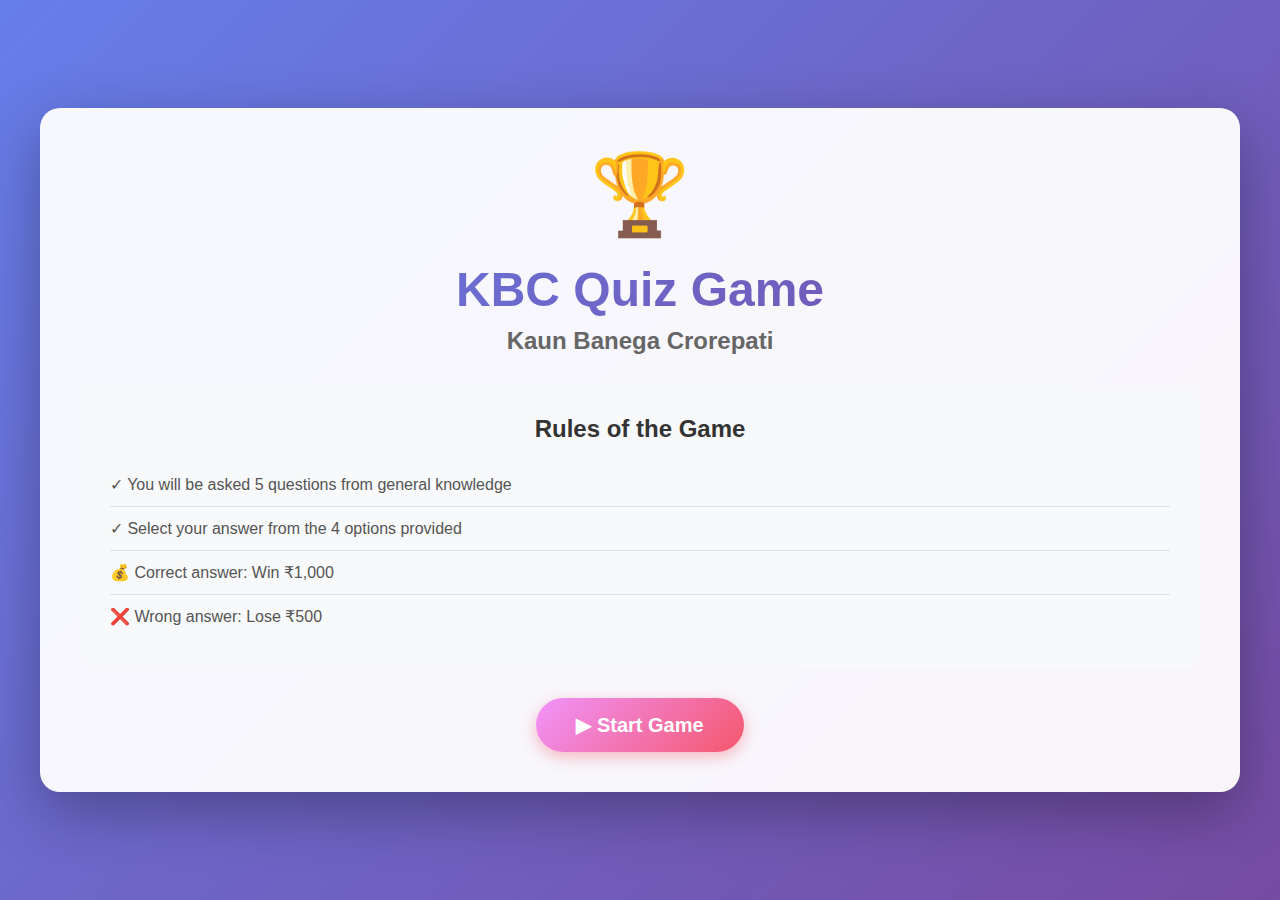
<file: templates/index.html>
<!DOCTYPE html>
<html lang="en">
<head>
    <meta charset="UTF-8">
    <meta name="viewport" content="width=device-width, initial-scale=1.0">
    <title>KBC Quiz Game - Kaun Banega Crorepati</title>
    <style>
        * {
            margin: 0;
            padding: 0;
            box-sizing: border-box;
        }

        body {
            font-family: 'Segoe UI', Tahoma, Geneva, Verdana, sans-serif;
            background: linear-gradient(135deg, #667eea 0%, #764ba2 100%);
            min-height: 100vh;
            display: flex;
            align-items: center;
            justify-content: center;
            padding: 20px;
        }

        .container {
            width: 100%;
            max-width: 1200px;
        }

        .screen {
            display: none;
        }

        .screen.active {
            display: block;
            animation: fadeIn 0.5s ease-in;
        }

        @keyframes fadeIn {
            from { opacity: 0; transform: translateY(20px); }
            to { opacity: 1; transform: translateY(0); }
        }

        .card {
            background: rgba(255, 255, 255, 0.95);
            border-radius: 20px;
            padding: 40px;
            box-shadow: 0 20px 60px rgba(0, 0, 0, 0.3);
            text-align: center;
        }

        .trophy {
            font-size: 80px;
            margin-bottom: 20px;
            animation: bounce 2s infinite;
        }

        @keyframes bounce {
            0%, 100% { transform: translateY(0); }
            50% { transform: translateY(-10px); }
        }

        h1 {
            font-size: 48px;
            color: #333;
            margin-bottom: 10px;
            background: linear-gradient(135deg, #667eea 0%, #764ba2 100%);
            -webkit-background-clip: text;
            -webkit-text-fill-color: transparent;
            background-clip: text;
        }

        h2 {
            font-size: 24px;
            color: #666;
            margin-bottom: 30px;
        }

        .rules {
            background: #f8f9fa;
            border-radius: 15px;
            padding: 30px;
            margin: 30px 0;
            text-align: left;
        }

        .rules h3 {
            font-size: 24px;
            color: #333;
            margin-bottom: 20px;
            text-align: center;
        }

        .rules ul {
            list-style: none;
        }

        .rules li {
            font-size: 16px;
            color: #555;
            padding: 12px 0;
            border-bottom: 1px solid #e0e0e0;
            display: flex;
            align-items: center;
        }

        .rules li:last-child {
            border-bottom: none;
        }

        .btn-primary {
            background: linear-gradient(135deg, #f093fb 0%, #f5576c 100%);
            color: white;
            border: none;
            padding: 15px 40px;
            font-size: 20px;
            font-weight: bold;
            border-radius: 50px;
            cursor: pointer;
            transition: transform 0.2s, box-shadow 0.2s;
            box-shadow: 0 5px 15px rgba(245, 87, 108, 0.4);
        }

        .btn-primary:hover {
            transform: translateY(-2px);
            box-shadow: 0 8px 20px rgba(245, 87, 108, 0.6);
        }

        .btn-primary:active {
            transform: translateY(0);
        }

        .header {
            background: rgba(255, 255, 255, 0.95);
            border-radius: 15px;
            padding: 20px;
            margin-bottom: 20px;
            display: flex;
            justify-content: space-between;
            align-items: center;
            flex-wrap: wrap;
            gap: 20px;
            box-shadow: 0 5px 15px rgba(0, 0, 0, 0.1);
        }

        .stat {
            display: flex;
            flex-direction: column;
            align-items: center;
        }

        .label {
            font-size: 14px;
            color: #666;
            margin-bottom: 5px;
        }

        .value {
            font-size: 24px;
            font-weight: bold;
            color: #333;
        }

        .money {
            color: #f5576c;
        }

        .correct {
            color: #4caf50;
            font-size: 20px;
            font-weight: bold;
            margin-right: 15px;
        }

        .incorrect {
            color: #f44336;
            font-size: 20px;
            font-weight: bold;
        }

        .question-card {
            background: rgba(255, 255, 255, 0.95);
            border-radius: 15px;
            padding: 40px;
            margin-bottom: 20px;
            box-shadow: 0 5px 15px rgba(0, 0, 0, 0.1);
        }

        #question {
            color: #333;
            font-size: 28px;
            margin-bottom: 30px;
            line-height: 1.4;
        }

        .options {
            display: grid;
            grid-template-columns: repeat(auto-fit, minmax(250px, 1fr));
            gap: 15px;
        }

        .option {
            background: white;
            border: 3px solid #e0e0e0;
            border-radius: 10px;
            padding: 20px;
            font-size: 18px;
            cursor: pointer;
            transition: all 0.3s;
            text-align: left;
        }

        .option:hover:not(.disabled) {
            border-color: #667eea;
            transform: translateY(-3px);
            box-shadow: 0 5px 15px rgba(102, 126, 234, 0.3);
        }

        .option.selected {
            border-color: #667eea;
            background: #667eea;
            color: white;
        }

        .option.correct {
            border-color: #4caf50;
            background: #4caf50;
            color: white;
            animation: correctPulse 0.5s;
        }

        @keyframes correctPulse {
            0%, 100% { transform: scale(1); }
            50% { transform: scale(1.05); }
        }

        .option.incorrect {
            border-color: #f44336;
            background: #f44336;
            color: white;
            animation: shake 0.5s;
        }

        @keyframes shake {
            0%, 100% { transform: translateX(0); }
            25% { transform: translateX(-10px); }
            75% { transform: translateX(10px); }
        }

        .option.disabled {
            opacity: 0.5;
            cursor: not-allowed;
        }

        .prize-ladder {
            background: rgba(255, 255, 255, 0.95);
            border-radius: 15px;
            padding: 20px;
            box-shadow: 0 5px 15px rgba(0, 0, 0, 0.1);
        }

        .prize-ladder h3 {
            color: #333;
            margin-bottom: 15px;
            font-size: 20px;
        }

        .ladder-item {
            display: flex;
            justify-content: space-between;
            padding: 10px 15px;
            margin: 5px 0;
            border-radius: 8px;
            background: #f8f9fa;
            transition: all 0.3s;
        }

        .ladder-item.current {
            background: linear-gradient(135deg, #f093fb 0%, #f5576c 100%);
            color: white;
            font-weight: bold;
            transform: scale(1.05);
            box-shadow: 0 3px 10px rgba(245, 87, 108, 0.4);
        }

        .ladder-item.completed {
            background: #e0e0e0;
            color: #999;
        }

        .results-grid {
            display: grid;
            grid-template-columns: repeat(auto-fit, minmax(200px, 1fr));
            gap: 20px;
            margin: 30px 0;
        }

        .result-card {
            background: #f8f9fa;
            border-radius: 15px;
            padding: 25px;
            transition: transform 0.3s;
        }

        .result-card:hover {
            transform: translateY(-5px);
        }

        .result-icon {
            font-size: 48px;
            margin-bottom: 10px;
        }

        .result-label {
            font-size: 14px;
            color: #666;
            margin-bottom: 10px;
        }

        .result-value {
            font-size: 32px;
            font-weight: bold;
            color: #333;
        }

        .message {
            font-size: 24px;
            color: #555;
            margin: 20px 0;
            padding: 20px;
            background: #f8f9fa;
            border-radius: 10px;
            line-height: 1.6;
        }

        @media (max-width: 768px) {
            h1 { font-size: 32px; }
            h2 { font-size: 18px; }
            #question { font-size: 20px; }
            .options { grid-template-columns: 1fr; }
            .header { flex-direction: column; }
            .results-grid { grid-template-columns: 1fr; }
            .card { padding: 20px; }
            .trophy { font-size: 60px; }
        }

        .loading {
            text-align: center;
            padding: 20px;
            color: white;
            font-size: 18px;
        }
    </style>
</head>
<body>
    <div class="container">
        <!-- Start Screen -->
        <div id="startScreen" class="screen active">
            <div class="card">
                <div class="trophy">🏆</div>
                <h1>KBC Quiz Game</h1>
                <h2>Kaun Banega Crorepati</h2>
                
                <div class="rules">
                    <h3>Rules of the Game</h3>
                    <ul>
                        <li>✓ You will be asked 5 questions from general knowledge</li>
                        <li>✓ Select your answer from the 4 options provided</li>
                        <li>💰 Correct answer: Win ₹1,000</li>
                        <li>❌ Wrong answer: Lose ₹500</li>
                    </ul>
                </div>
                
                <button class="btn-primary" onclick="startGame()">▶ Start Game</button>
            </div>
        </div>

        <!-- Game Screen -->
        <div id="gameScreen" class="screen">
            <!-- Header -->
            <div class="header">
                <div class="stat">
                    <span class="label">Current Amount</span>
                    <span class="value money">₹<span id="money">0</span></span>
                </div>
                <div class="stat">
                    <span class="correct">✓ <span id="correct">0</span></span>
                    <span class="incorrect">✗ <span id="incorrect">0</span></span>
                </div>
                <div class="stat">
                    <span class="label">Question</span>
                    <span class="value"><span id="currentQ">1</span>/<span id="totalQ">5</span></span>
                </div>
            </div>

            <!-- Question Card -->
            <div class="question-card">
                <h2 id="question">Loading question...</h2>
                <div id="options" class="options"></div>
            </div>

            <!-- Prize Ladder -->
            <div class="prize-ladder">
                <h3>Prize Ladder</h3>
                <div id="ladder"></div>
            </div>
        </div>

        <!-- Results Screen -->
        <div id="resultsScreen" class="screen">
            <div class="card">
                <div class="trophy">🏆</div>
                <h1>Game Over!</h1>
                
                <div class="results-grid">
                    <div class="result-card">
                        <div class="result-icon">💰</div>
                        <div class="result-label">Total Winnings</div>
                        <div class="result-value">₹<span id="finalMoney">0</span></div>
                    </div>
                    
                    <div class="result-card">
                        <div class="result-icon">✓</div>
                        <div class="result-label">Correct Answers</div>
                        <div class="result-value"><span id="finalCorrect">0</span></div>
                    </div>
                    
                    <div class="result-card">
                        <div class="result-icon">✗</div>
                        <div class="result-label">Wrong Answers</div>
                        <div class="result-value"><span id="finalIncorrect">0</span></div>
                    </div>
                </div>

                <div class="message" id="finalMessage"></div>
                
                <button class="btn-primary" onclick="playAgain()">🏠 Play Again</button>
            </div>
        </div>
    </div>

    <script>
        let currentQuestion = 0;
        let totalQuestions = 5;

        async function startGame() {
            try {
                const response = await fetch('/start_game', {
                    method: 'POST',
                    headers: {
                        'Content-Type': 'application/json'
                    }
                });
                
                if (response.ok) {
                    showScreen('gameScreen');
                    loadQuestion();
                    updatePrizeLadder();
                } else {
                    alert('Failed to start game. Please try again.');
                }
            } catch (error) {
                console.error('Error starting game:', error);
                alert('Failed to start game. Please check your connection and try again.');
            }
        }

        async function loadQuestion() {
            try {
                const response = await fetch('/get_question');
                const data = await response.json();
                
                if (data.game_over) {
                    showResults();
                    return;
                }
                
                // Update question
                document.getElementById('question').textContent = data.question.question;
                document.getElementById('currentQ').textContent = data.current_question;
                document.getElementById('totalQ').textContent = data.total_questions;
                document.getElementById('money').textContent = data.money;
                document.getElementById('correct').textContent = data.correct_answers;
                document.getElementById('incorrect').textContent = data.incorrect_answers;
                
                // Update options
                const optionsContainer = document.getElementById('options');
                optionsContainer.innerHTML = '';
                
                data.question.options.forEach((option, index) => {
                    const button = document.createElement('button');
                    button.className = 'option';
                    button.innerHTML = `<strong>${String.fromCharCode(65 + index)}:</strong> ${option}`;
                    button.onclick = () => submitAnswer(index);
                    optionsContainer.appendChild(button);
                });
                
                currentQuestion = data.current_question;
                totalQuestions = data.total_questions;
                updatePrizeLadder();
            } catch (error) {
                console.error('Error loading question:', error);
                alert('Failed to load question. Please try again.');
            }
        }

        async function submitAnswer(selectedIndex) {
            const options = document.querySelectorAll('.option');
            
            // Disable all options
            options.forEach(opt => {
                opt.classList.add('disabled');
                opt.onclick = null;
            });
            
            // Highlight selected answer
            options[selectedIndex].classList.add('selected');
            
            try {
                const response = await fetch('/submit_answer', {
                    method: 'POST',
                    headers: {
                        'Content-Type': 'application/json'
                    },
                    body: JSON.stringify({ answer: selectedIndex })
                });
                
                const data = await response.json();
                
                // Show correct/incorrect
                setTimeout(() => {
                    options[data.correct_answer].classList.add('correct');
                    
                    if (!data.correct) {
                        options[selectedIndex].classList.add('incorrect');
                    }
                    
                    // Update stats
                    document.getElementById('money').textContent = data.money;
                    document.getElementById('correct').textContent = data.correct_answers;
                    document.getElementById('incorrect').textContent = data.incorrect_answers;
                    
                    // Move to next question or show results
                    setTimeout(() => {
                        if (data.game_over) {
                            showResults();
                        } else {
                            loadQuestion();
                        }
                    }, 2000);
                }, 1000);
                
            } catch (error) {
                console.error('Error submitting answer:', error);
                alert('Failed to submit answer. Please try again.');
            }
        }

        async function showResults() {
            try {
                const response = await fetch('/get_results');
                const data = await response.json();
                
                document.getElementById('finalMoney').textContent = data.money;
                document.getElementById('finalCorrect').textContent = data.correct_answers;
                document.getElementById('finalIncorrect').textContent = data.incorrect_answers;
                
                // Generate message
                let message = '';
                if (data.money > 0) {
                    message = '🎉 Congratulations!';
                } else if (data.money < 0) {
                    message = '💪 Better luck next time!';
                } else {
                    message = '👍 Not bad!';
                }
                message += `<br>You scored ${data.correct_answers} out of ${data.total_questions} questions correctly.`;
                
                document.getElementById('finalMessage').innerHTML = message;
                
                showScreen('resultsScreen');
            } catch (error) {
                console.error('Error loading results:', error);
                alert('Failed to load results. Please try again.');
            }
        }

        function updatePrizeLadder() {
            const ladder = document.getElementById('ladder');
            ladder.innerHTML = '';
            
            for (let i = 0; i < totalQuestions; i++) {
                const item = document.createElement('div');
                item.className = 'ladder-item';
                
                if (i < currentQuestion - 1) {
                    item.classList.add('completed');
                } else if (i === currentQuestion - 1) {
                    item.classList.add('current');
                }
                
                item.innerHTML = `
                    <span>Question ${i + 1}</span>
                    <span>₹1,000</span>
                `;
                
                ladder.appendChild(item);
            }
        }

        function showScreen(screenId) {
            document.querySelectorAll('.screen').forEach(screen => {
                screen.classList.remove('active');
            });
            document.getElementById(screenId).classList.add('active');
        }

        function playAgain() {
            showScreen('startScreen');
        }
    </script>
</body>
</html>
</file>
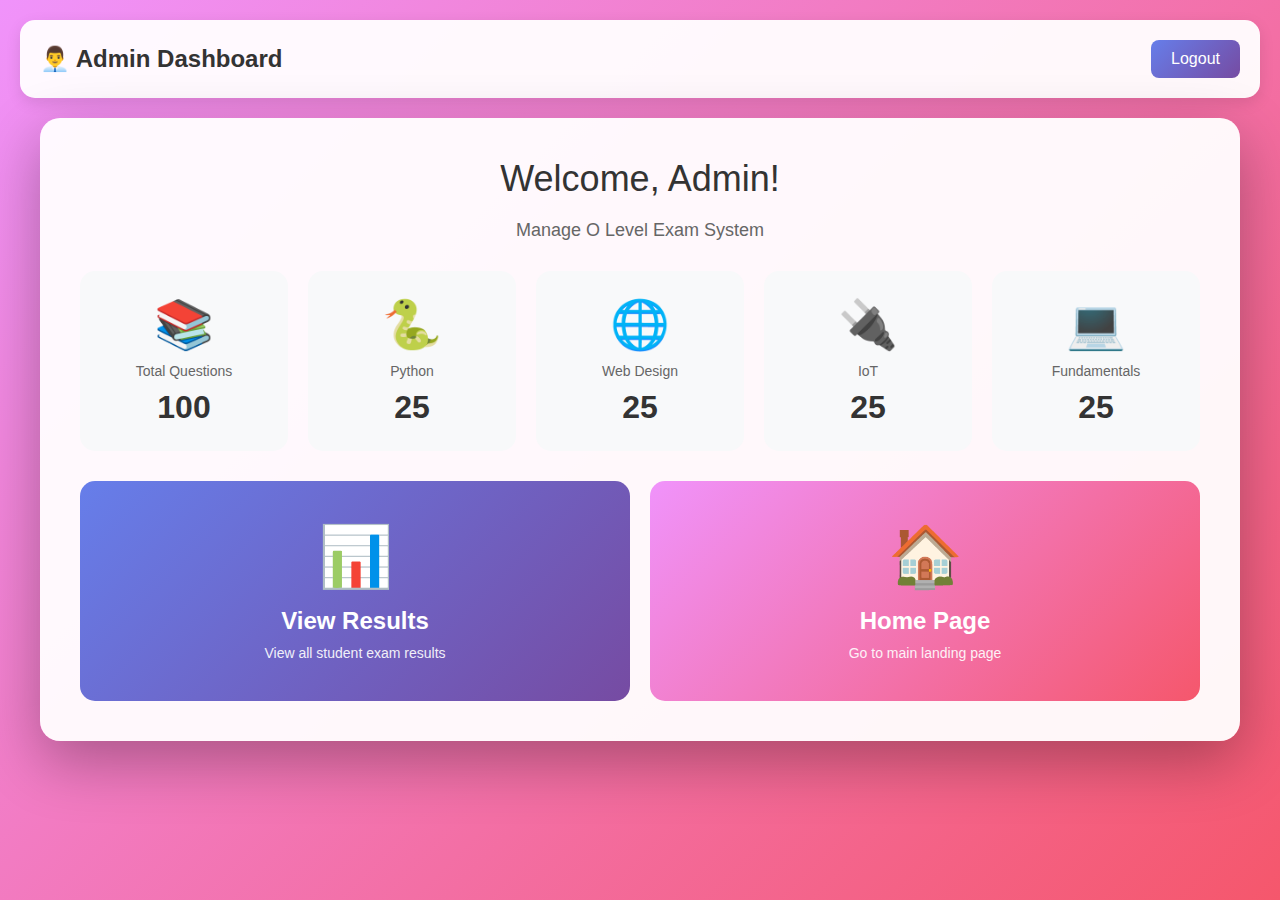
<file: templates/admin_dashboard.html>
<!DOCTYPE html>
<html lang="en">
<head>
    <meta charset="UTF-8">
    <meta name="viewport" content="width=device-width, initial-scale=1.0">
    <title>Admin Dashboard - O Level Exam</title>
    <style>
        * {
            margin: 0;
            padding: 0;
            box-sizing: border-box;
        }

        body {
            font-family: 'Segoe UI', Tahoma, Geneva, Verdana, sans-serif;
            background: linear-gradient(135deg, #f093fb 0%, #f5576c 100%);
            min-height: 100vh;
            padding: 20px;
        }

        .navbar {
            background: rgba(255, 255, 255, 0.95);
            padding: 20px;
            border-radius: 15px;
            margin-bottom: 20px;
            display: flex;
            justify-content: space-between;
            align-items: center;
            box-shadow: 0 5px 15px rgba(0, 0, 0, 0.1);
        }

        .navbar h1 {
            color: #333;
            font-size: 24px;
        }

        .logout-btn {
            background: linear-gradient(135deg, #667eea 0%, #764ba2 100%);
            color: white;
            padding: 10px 20px;
            border: none;
            border-radius: 8px;
            cursor: pointer;
            text-decoration: none;
            display: inline-block;
        }

        .container {
            max-width: 1200px;
            margin: 0 auto;
        }

        .card {
            background: rgba(255, 255, 255, 0.95);
            border-radius: 20px;
            padding: 40px;
            box-shadow: 0 20px 60px rgba(0, 0, 0, 0.3);
            text-align: center;
        }

        .welcome {
            font-size: 36px;
            color: #333;
            margin-bottom: 20px;
        }

        .menu-grid {
            display: grid;
            grid-template-columns: repeat(auto-fit, minmax(250px, 1fr));
            gap: 20px;
            margin-top: 30px;
        }

        .menu-card {
            background: linear-gradient(135deg, #667eea 0%, #764ba2 100%);
            padding: 40px;
            border-radius: 15px;
            color: white;
            text-decoration: none;
            transition: transform 0.3s;
            display: block;
        }

        .menu-card:hover {
            transform: translateY(-5px);
        }

        .menu-icon {
            font-size: 60px;
            margin-bottom: 15px;
        }

        .menu-title {
            font-size: 24px;
            font-weight: bold;
            margin-bottom: 10px;
        }

        .menu-description {
            font-size: 14px;
            opacity: 0.9;
        }

        .stats-grid {
            display: grid;
            grid-template-columns: repeat(auto-fit, minmax(200px, 1fr));
            gap: 20px;
            margin: 30px 0;
        }

        .stat-card {
            background: #f8f9fa;
            padding: 25px;
            border-radius: 15px;
            text-align: center;
        }

        .stat-icon {
            font-size: 48px;
            margin-bottom: 10px;
        }

        .stat-label {
            font-size: 14px;
            color: #666;
            margin-bottom: 10px;
        }

        .stat-value {
            font-size: 32px;
            font-weight: bold;
            color: #333;
        }
    </style>
</head>
<body>
    <div class="navbar">
        <h1>👨‍💼 Admin Dashboard</h1>
        <a href="/logout" class="logout-btn">Logout</a>
    </div>

    <div class="container">
        <div class="card">
            <div class="welcome">Welcome, Admin!</div>
            <p style="color: #666; font-size: 18px;">Manage O Level Exam System</p>
            
            <div class="stats-grid">
                <div class="stat-card">
                    <div class="stat-icon">📚</div>
                    <div class="stat-label">Total Questions</div>
                    <div class="stat-value">100</div>
                </div>
                <div class="stat-card">
                    <div class="stat-icon">🐍</div>
                    <div class="stat-label">Python</div>
                    <div class="stat-value">25</div>
                </div>
                <div class="stat-card">
                    <div class="stat-icon">🌐</div>
                    <div class="stat-label">Web Design</div>
                    <div class="stat-value">25</div>
                </div>
                <div class="stat-card">
                    <div class="stat-icon">🔌</div>
                    <div class="stat-label">IoT</div>
                    <div class="stat-value">25</div>
                </div>
                <div class="stat-card">
                    <div class="stat-icon">💻</div>
                    <div class="stat-label">Fundamentals</div>
                    <div class="stat-value">25</div>
                </div>
            </div>

            <div class="menu-grid">
                <a href="/admin/all_results" class="menu-card">
                    <div class="menu-icon">📊</div>
                    <div class="menu-title">View Results</div>
                    <div class="menu-description">View all student exam results</div>
                </a>

                <a href="/" class="menu-card" style="background: linear-gradient(135deg, #f093fb 0%, #f5576c 100%);">
                    <div class="menu-icon">🏠</div>
                    <div class="menu-title">Home Page</div>
                    <div class="menu-description">Go to main landing page</div>
                </a>
            </div>
        </div>
    </div>
</body>
</html>
</file>
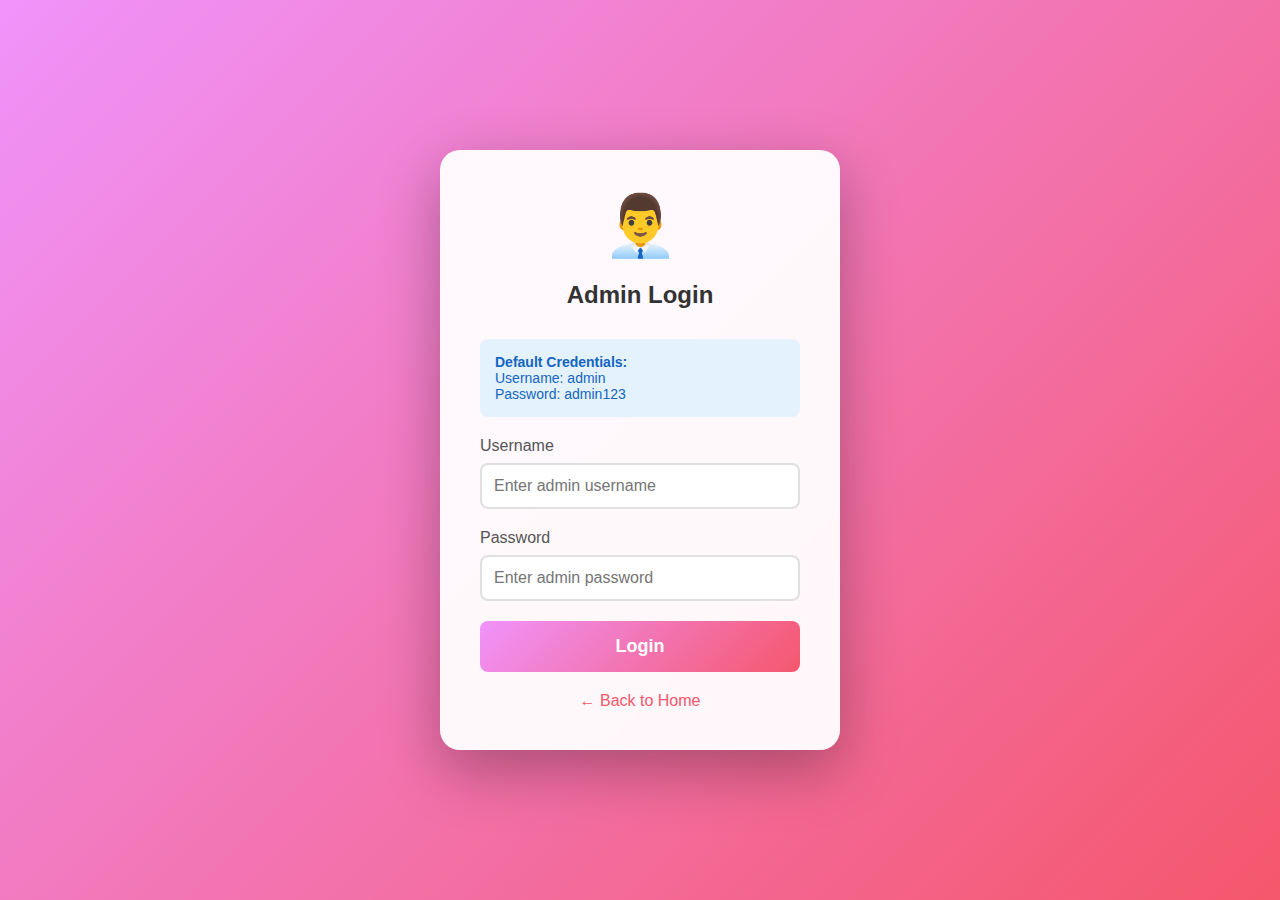
<file: templates/admin_login.html>
<!DOCTYPE html>
<html lang="en">
<head>
    <meta charset="UTF-8">
    <meta name="viewport" content="width=device-width, initial-scale=1.0">
    <title>Admin Login - O Level Exam</title>
    <style>
        * { margin: 0; padding: 0; box-sizing: border-box; }

        body {
            font-family: 'Segoe UI', Tahoma, Geneva, Verdana, sans-serif;
            background: linear-gradient(135deg, #f093fb 0%, #f5576c 100%);
            min-height: 100vh;
            display: flex;
            align-items: center;
            justify-content: center;
            padding: 20px;
        }

        .container { max-width: 400px; width: 100%; }

        .card {
            background: rgba(255, 255, 255, 0.95);
            border-radius: 20px;
            padding: 40px;
            box-shadow: 0 20px 60px rgba(0, 0, 0, 0.3);
        }

        .logo {
            text-align: center;
            font-size: 60px;
            margin-bottom: 20px;
        }

        h2 {
            text-align: center;
            color: #333;
            margin-bottom: 30px;
        }

        .form-group { margin-bottom: 20px; }

        label {
            display: block;
            margin-bottom: 8px;
            color: #555;
            font-weight: 500;
        }

        input {
            width: 100%;
            padding: 12px;
            border: 2px solid #e0e0e0;
            border-radius: 8px;
            font-size: 16px;
            transition: border-color 0.3s;
        }

        input:focus {
            outline: none;
            border-color: #f5576c;
        }

        .btn {
            width: 100%;
            padding: 15px;
            background: linear-gradient(135deg, #f093fb 0%, #f5576c 100%);
            color: white;
            border: none;
            border-radius: 8px;
            font-size: 18px;
            font-weight: bold;
            cursor: pointer;
            transition: transform 0.2s;
        }

        .btn:hover { transform: translateY(-2px); }
        
        .btn:disabled {
            opacity: 0.6;
            cursor: not-allowed;
        }

        .back-link {
            text-align: center;
            margin-top: 20px;
        }

        .back-link a {
            color: #f5576c;
            text-decoration: none;
        }

        .message {
            padding: 10px;
            border-radius: 5px;
            margin-bottom: 15px;
            display: none;
        }

        .message.error {
            background: #ffebee;
            color: #c62828;
            display: block;
        }

        .info {
            background: #e3f2fd;
            padding: 15px;
            border-radius: 8px;
            margin-bottom: 20px;
            font-size: 14px;
            color: #1565c0;
        }
    </style>
</head>
<body>
    <div class="container">
        <div class="card">
            <div class="logo">👨‍💼</div>
            <h2>Admin Login</h2>
            
            <div class="info">
                <strong>Default Credentials:</strong><br>
                Username: admin<br>
                Password: admin123
            </div>

            <div id="loginMessage" class="message"></div>
            
            <form id="loginForm">
                <div class="form-group">
                    <label>Username</label>
                    <input type="text" name="username" required placeholder="Enter admin username">
                </div>
                <div class="form-group">
                    <label>Password</label>
                    <input type="password" name="password" required placeholder="Enter admin password">
                </div>
                <button type="submit" class="btn" id="loginBtn">Login</button>
            </form>

            <div class="back-link">
                <a href="/">← Back to Home</a>
            </div>
        </div>
    </div>

    <script>
        function showMessage(message, isError = true) {
            const el = document.getElementById('loginMessage');
            el.textContent = message;
            el.className = isError ? 'message error' : 'message success';
            el.style.display = 'block';
        }

        document.getElementById('loginForm').addEventListener('submit', async (e) => {
            e.preventDefault();
            const btn = document.getElementById('loginBtn');
            btn.disabled = true;
            btn.textContent = 'Logging in...';
            
            const formData = new FormData(e.target);
            const data = {
                username: formData.get('username').trim(),
                password: formData.get('password')
            };

            console.log('🔐 Admin login attempt:', data.username);

            try {
                const response = await fetch('/api/admin_login', {
                    method: 'POST',
                    headers: { 
                        'Content-Type': 'application/json'
                    },
                    credentials: 'include', // CRITICAL
                    body: JSON.stringify(data)
                });

                const result = await response.json();
                console.log('📥 Admin login response:', result);

                if (response.ok) {
                    showMessage('Login successful! Redirecting...', false);
                    setTimeout(() => {
                        window.location.href = '/admin_dashboard';
                    }, 1000);
                } else {
                    showMessage(result.error || 'Invalid credentials', true);
                    btn.disabled = false;
                    btn.textContent = 'Login';
                }
            } catch (error) {
                console.error('❌ Admin login error:', error);
                showMessage('Login failed. Please try again.', true);
                btn.disabled = false;
                btn.textContent = 'Login';
            }
        });
    </script>
</body>
</html>
</file>
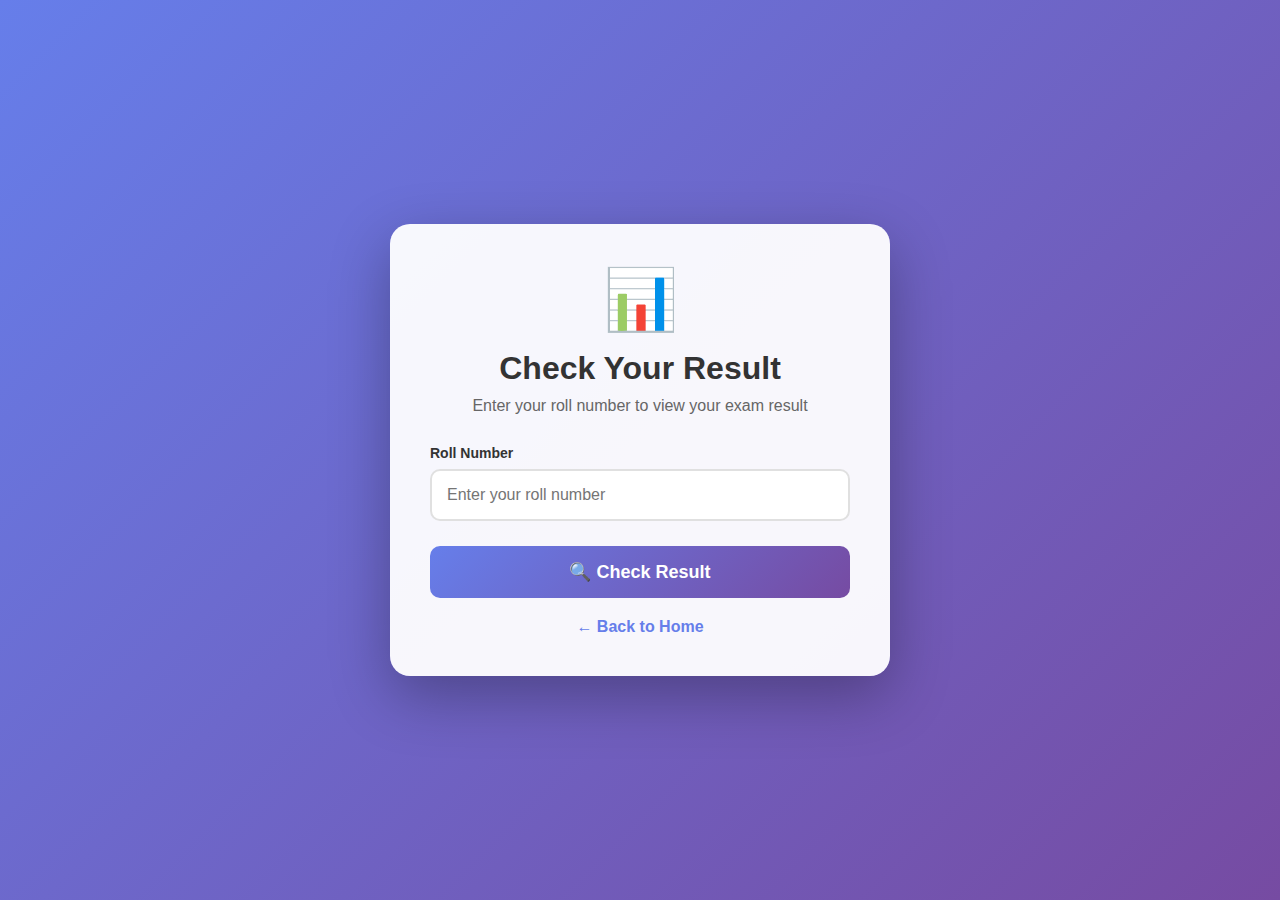
<file: templates/check_result.html>
<!DOCTYPE html>
<html lang="en">

<head>
    <meta charset="UTF-8">
    <meta name="viewport" content="width=device-width, initial-scale=1.0">
    <title>Check Result - O Level Exam</title>
    <style>
        * {
            margin: 0;
            padding: 0;
            box-sizing: border-box;
        }

        body {
            font-family: 'Segoe UI', Tahoma, Geneva, Verdana, sans-serif;
            background: linear-gradient(135deg, #667eea 0%, #764ba2 100%);
            min-height: 100vh;
            display: flex;
            align-items: center;
            justify-content: center;
            padding: 20px;
        }

        .container {
            max-width: 500px;
            width: 100%;
        }

        .card {
            background: rgba(255, 255, 255, 0.95);
            border-radius: 20px;
            padding: 40px;
            box-shadow: 0 20px 60px rgba(0, 0, 0, 0.3);
        }

        .header {
            text-align: center;
            margin-bottom: 30px;
        }

        .icon {
            font-size: 60px;
            margin-bottom: 15px;
        }

        h1 {
            font-size: 32px;
            color: #333;
            margin-bottom: 10px;
        }

        .subtitle {
            color: #666;
            font-size: 16px;
        }

        .form-group {
            margin-bottom: 25px;
        }

        label {
            display: block;
            color: #333;
            font-weight: 600;
            margin-bottom: 8px;
            font-size: 14px;
        }

        input {
            width: 100%;
            padding: 15px;
            border: 2px solid #e0e0e0;
            border-radius: 10px;
            font-size: 16px;
            transition: all 0.3s;
        }

        input:focus {
            outline: none;
            border-color: #667eea;
            box-shadow: 0 0 0 3px rgba(102, 126, 234, 0.1);
        }

        .btn {
            width: 100%;
            padding: 15px;
            background: linear-gradient(135deg, #667eea 0%, #764ba2 100%);
            color: white;
            border: none;
            border-radius: 10px;
            font-size: 18px;
            font-weight: bold;
            cursor: pointer;
            transition: all 0.3s;
        }

        .btn:hover {
            transform: translateY(-2px);
            box-shadow: 0 8px 20px rgba(102, 126, 234, 0.4);
        }

        .btn:disabled {
            opacity: 0.6;
            cursor: not-allowed;
            transform: none;
        }

        .back-link {
            text-align: center;
            margin-top: 20px;
        }

        .back-link a {
            color: #667eea;
            text-decoration: none;
            font-weight: 600;
        }

        .back-link a:hover {
            text-decoration: underline;
        }

        .error {
            background: #fee;
            color: #c33;
            padding: 12px;
            border-radius: 8px;
            margin-bottom: 20px;
            display: none;
        }

        .loading {
            display: none;
            text-align: center;
            padding: 20px;
        }

        .spinner {
            border: 3px solid #f3f3f3;
            border-top: 3px solid #667eea;
            border-radius: 50%;
            width: 40px;
            height: 40px;
            animation: spin 1s linear infinite;
            margin: 0 auto;
        }

        @keyframes spin {
            0% {
                transform: rotate(0deg);
            }

            100% {
                transform: rotate(360deg);
            }
        }
    </style>
</head>

<body>
    <div class="container">
        <div class="card">
            <div class="header">
                <div class="icon">📊</div>
                <h1>Check Your Result</h1>
                <p class="subtitle">Enter your roll number to view your exam result</p>
            </div>

            <div id="error" class="error"></div>

            <div id="loading" class="loading">
                <div class="spinner"></div>
                <p style="margin-top: 15px; color: #666;">Fetching your result...</p>
            </div>

            <form id="checkResultForm">
                <div class="form-group">
                    <label for="rollNumber">Roll Number</label>
                    <input type="text" id="rollNumber" name="rollNumber" placeholder="Enter your roll number" required
                        autocomplete="off">
                </div>

                <button type="submit" class="btn" id="submitBtn">
                    🔍 Check Result
                </button>
            </form>

            <div class="back-link">
                <a href="/">← Back to Home</a>
            </div>
        </div>
    </div>

    <script>
        const form = document.getElementById('checkResultForm');
        const errorDiv = document.getElementById('error');
        const loadingDiv = document.getElementById('loading');
        const submitBtn = document.getElementById('submitBtn');

        form.addEventListener('submit', async (e) => {
            e.preventDefault();

            const rollNumber = document.getElementById('rollNumber').value.trim();

            if (!rollNumber) {
                showError('Please enter your roll number');
                return;
            }

            // Hide error, show loading
            errorDiv.style.display = 'none';
            loadingDiv.style.display = 'block';
            submitBtn.disabled = true;

            try {
                const response = await fetch('/api/check_result', {
                    method: 'POST',
                    headers: {
                        'Content-Type': 'application/json'
                    },
                    body: JSON.stringify({ roll_number: rollNumber })
                });

                const data = await response.json();

                loadingDiv.style.display = 'none';
                submitBtn.disabled = false;

                if (response.ok && data.success) {
                    // Store result in session storage and redirect
                    sessionStorage.setItem('guest_result', JSON.stringify(data.result));
                    window.location.href = '/view_result';
                } else {
                    showError(data.error || 'Result not found for this roll number');
                }
            } catch (error) {
                console.error('Error:', error);
                loadingDiv.style.display = 'none';
                submitBtn.disabled = false;
                showError('Failed to fetch result. Please try again.');
            }
        });

        function showError(message) {
            errorDiv.textContent = message;
            errorDiv.style.display = 'block';
        }
    </script>
</body>

</html>
</file>
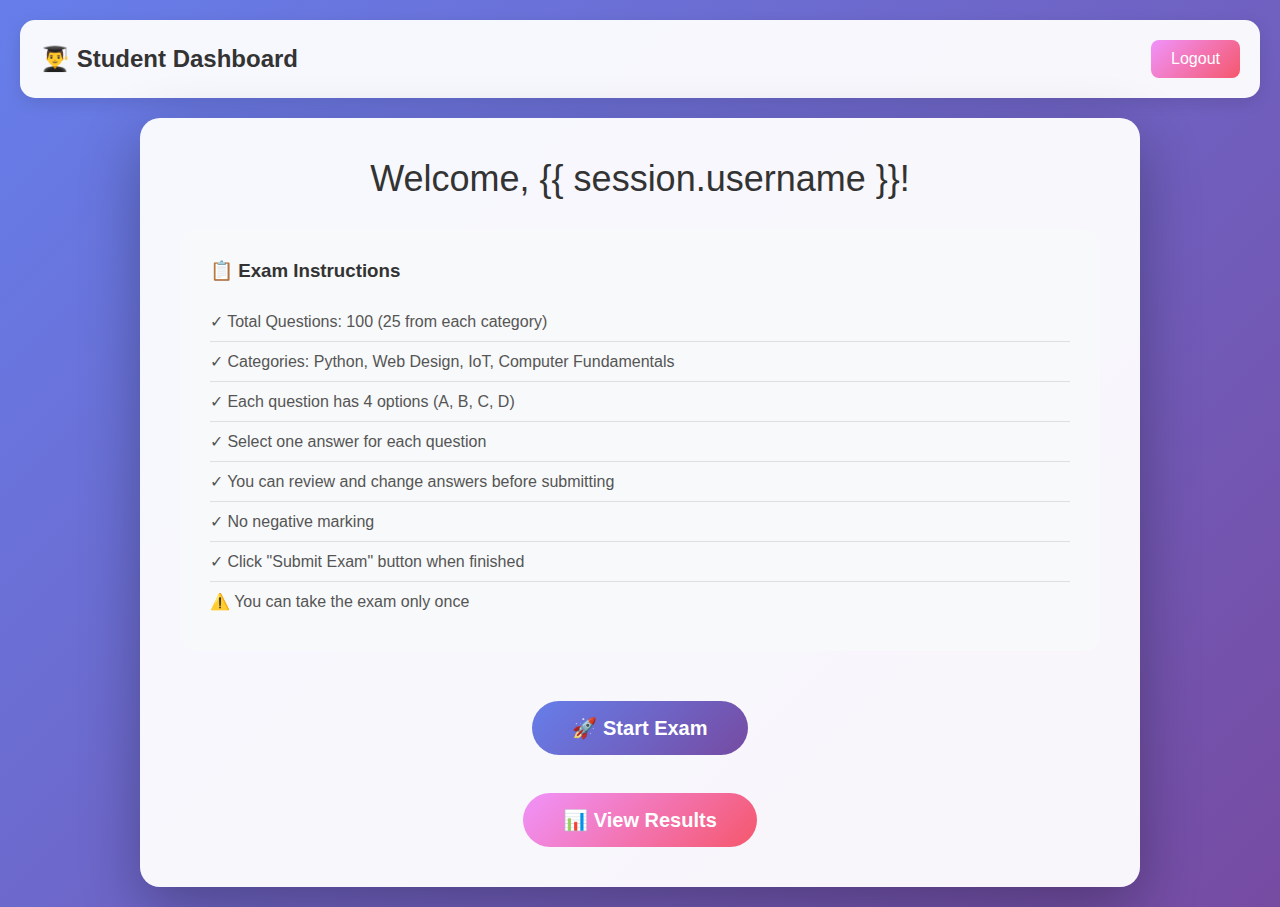
<file: templates/student_dashboard.html>
<!DOCTYPE html>
<html lang="en">
<head>
    <meta charset="UTF-8">
    <meta name="viewport" content="width=device-width, initial-scale=1.0">
    <title>Student Dashboard - O Level Exam</title>
    <style>
        * {
            margin: 0;
            padding: 0;
            box-sizing: border-box;
        }

        body {
            font-family: 'Segoe UI', Tahoma, Geneva, Verdana, sans-serif;
            background: linear-gradient(135deg, #667eea 0%, #764ba2 100%);
            min-height: 100vh;
            padding: 20px;
        }

        .navbar {
            background: rgba(255, 255, 255, 0.95);
            padding: 20px;
            border-radius: 15px;
            margin-bottom: 20px;
            display: flex;
            justify-content: space-between;
            align-items: center;
            box-shadow: 0 5px 15px rgba(0, 0, 0, 0.1);
        }

        .navbar h1 {
            color: #333;
            font-size: 24px;
        }

        .logout-btn {
            background: linear-gradient(135deg, #f093fb 0%, #f5576c 100%);
            color: white;
            padding: 10px 20px;
            border: none;
            border-radius: 8px;
            cursor: pointer;
            text-decoration: none;
            display: inline-block;
        }

        .container {
            max-width: 1000px;
            margin: 0 auto;
        }

        .card {
            background: rgba(255, 255, 255, 0.95);
            border-radius: 20px;
            padding: 40px;
            box-shadow: 0 20px 60px rgba(0, 0, 0, 0.3);
            text-align: center;
        }

        .welcome {
            font-size: 36px;
            color: #333;
            margin-bottom: 20px;
        }

        .instructions {
            background: #f8f9fa;
            padding: 30px;
            border-radius: 15px;
            text-align: left;
            margin: 30px 0;
        }

        .instructions h3 {
            color: #333;
            margin-bottom: 20px;
        }

        .instructions ul {
            list-style: none;
            padding: 0;
        }

        .instructions li {
            padding: 10px 0;
            color: #555;
            border-bottom: 1px solid #e0e0e0;
        }

        .instructions li:last-child {
            border-bottom: none;
        }

        .btn-start {
            background: linear-gradient(135deg, #667eea 0%, #764ba2 100%);
            color: white;
            padding: 15px 40px;
            border: none;
            border-radius: 50px;
            font-size: 20px;
            font-weight: bold;
            cursor: pointer;
            text-decoration: none;
            display: inline-block;
            margin-top: 20px;
        }

        .btn-start:hover {
            transform: translateY(-2px);
        }
    </style>
</head>
<body>
    <div class="navbar">
        <h1>👨‍🎓 Student Dashboard</h1>
        <a href="/logout" class="logout-btn">Logout</a>
    </div>

    <div class="container">
        <div class="card">
            <div class="welcome">Welcome, {{ session.username }}!</div>
            
            <div class="instructions">
                <h3>📋 Exam Instructions</h3>
                <ul>
                    <li>✓ Total Questions: 100 (25 from each category)</li>
                    <li>✓ Categories: Python, Web Design, IoT, Computer Fundamentals</li>
                    <li>✓ Each question has 4 options (A, B, C, D)</li>
                    <li>✓ Select one answer for each question</li>
                    <li>✓ You can review and change answers before submitting</li>
                    <li>✓ No negative marking</li>
                    <li>✓ Click "Submit Exam" button when finished</li>
                    <li>⚠️ You can take the exam only once</li>
                </ul>
            </div>

            <a href="/exam" class="btn-start">🚀 Start Exam</a>
            <br><br>
            <a href="/student/results" class="btn-start" style="background: linear-gradient(135deg, #f093fb 0%, #f5576c 100%);">📊 View Results</a>
        </div>
    </div>
</body>
</html>
</file>
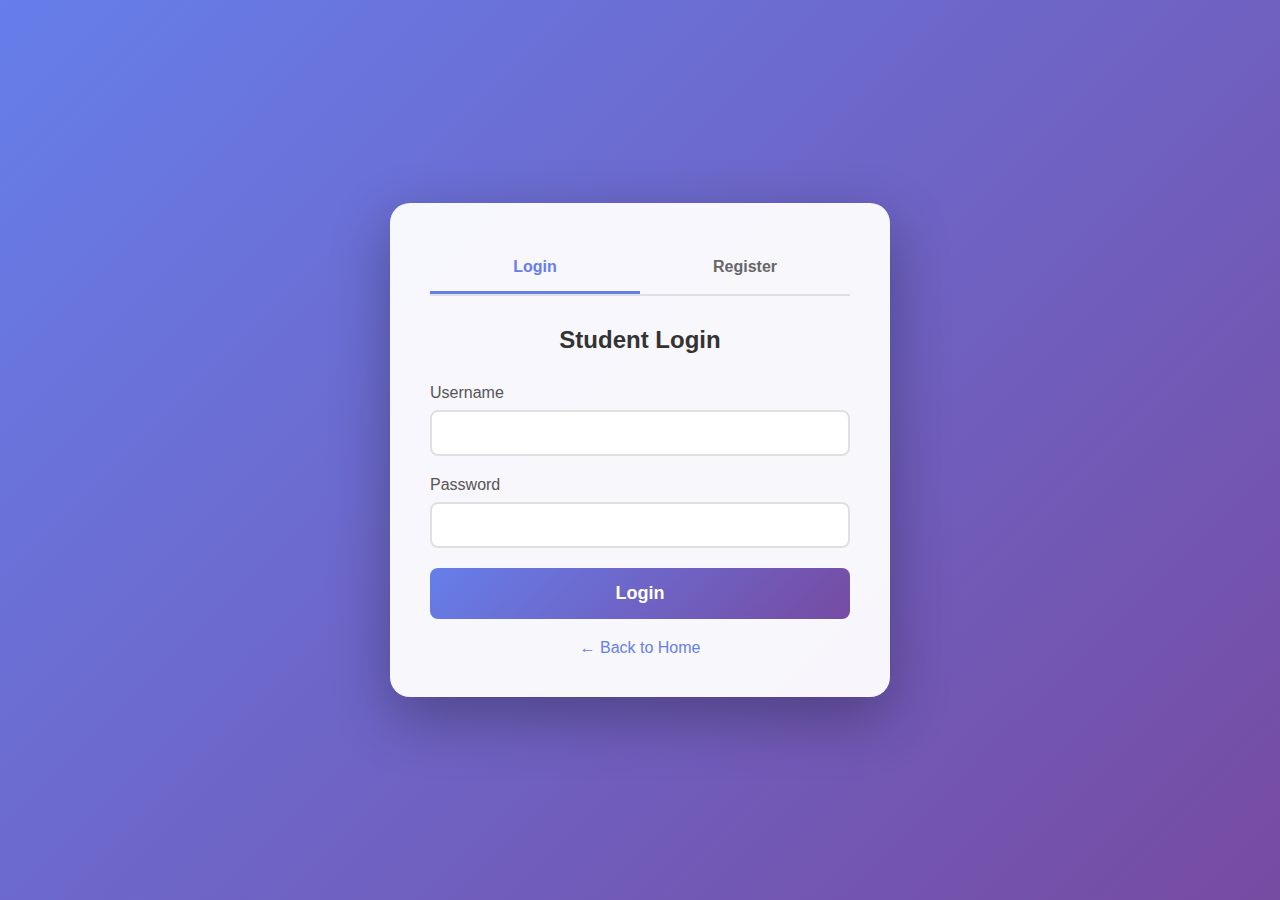
<file: templates/student_login.html>
<!DOCTYPE html>
<html lang="en">
<head>
    <meta charset="UTF-8">
    <meta name="viewport" content="width=device-width, initial-scale=1.0">
    <title>Student Login - O Level Exam</title>
    <style>
        * {
            margin: 0;
            padding: 0;
            box-sizing: border-box;
        }

        body {
            font-family: 'Segoe UI', Tahoma, Geneva, Verdana, sans-serif;
            background: linear-gradient(135deg, #667eea 0%, #764ba2 100%);
            min-height: 100vh;
            display: flex;
            align-items: center;
            justify-content: center;
            padding: 20px;
        }

        .container {
            max-width: 500px;
            width: 100%;
        }

        .card {
            background: rgba(255, 255, 255, 0.95);
            border-radius: 20px;
            padding: 40px;
            box-shadow: 0 20px 60px rgba(0, 0, 0, 0.3);
        }

        .tabs {
            display: flex;
            margin-bottom: 30px;
            border-bottom: 2px solid #e0e0e0;
        }

        .tab {
            flex: 1;
            padding: 15px;
            text-align: center;
            cursor: pointer;
            font-weight: bold;
            color: #666;
            transition: all 0.3s;
        }

        .tab.active {
            color: #667eea;
            border-bottom: 3px solid #667eea;
        }

        .tab-content {
            display: none;
        }

        .tab-content.active {
            display: block;
            animation: fadeIn 0.3s;
        }

        @keyframes fadeIn {
            from { opacity: 0; }
            to { opacity: 1; }
        }

        h2 {
            text-align: center;
            color: #333;
            margin-bottom: 30px;
        }

        .form-group {
            margin-bottom: 20px;
        }

        label {
            display: block;
            margin-bottom: 8px;
            color: #555;
            font-weight: 500;
        }

        input {
            width: 100%;
            padding: 12px;
            border: 2px solid #e0e0e0;
            border-radius: 8px;
            font-size: 16px;
            transition: border-color 0.3s;
        }

        input:focus {
            outline: none;
            border-color: #667eea;
        }

        .btn {
            width: 100%;
            padding: 15px;
            background: linear-gradient(135deg, #667eea 0%, #764ba2 100%);
            color: white;
            border: none;
            border-radius: 8px;
            font-size: 18px;
            font-weight: bold;
            cursor: pointer;
            transition: transform 0.2s;
        }

        .btn:hover {
            transform: translateY(-2px);
        }

        .back-link {
            text-align: center;
            margin-top: 20px;
        }

        .back-link a {
            color: #667eea;
            text-decoration: none;
        }

        .error {
            background: #ffebee;
            color: #c62828;
            padding: 10px;
            border-radius: 5px;
            margin-bottom: 20px;
            display: none;
        }

        .success {
            background: #e8f5e9;
            color: #2e7d32;
            padding: 10px;
            border-radius: 5px;
            margin-bottom: 20px;
            display: none;
        }
    </style>
</head>
<body>
    <div class="container">
        <div class="card">
            <div class="tabs">
                <div class="tab active" onclick="showTab('login')">Login</div>
                <div class="tab" onclick="showTab('register')">Register</div>
            </div>

            <!-- Login Form -->
            <div id="loginTab" class="tab-content active">
                <h2>Student Login</h2>
                <div id="loginError" class="error"></div>
                <form id="loginForm">
                    <div class="form-group">
                        <label>Username</label>
                        <input type="text" name="username" required>
                    </div>
                    <div class="form-group">
                        <label>Password</label>
                        <input type="password" name="password" required>
                    </div>
                    <button type="submit" class="btn">Login</button>
                </form>
            </div>

            <!-- Register Form -->
            <div id="registerTab" class="tab-content">
                <h2>Student Registration</h2>
                <div id="registerError" class="error"></div>
                <div id="registerSuccess" class="success"></div>
                <form id="registerForm">
                    <div class="form-group">
                        <label>Full Name</label>
                        <input type="text" name="name" required>
                    </div>
                    <div class="form-group">
                        <label>Email</label>
                        <input type="email" name="email" required>
                    </div>
                    <div class="form-group">
                        <label>Roll Number</label>
                        <input type="text" name="roll_number" required>
                    </div>
                    <div class="form-group">
                        <label>Username</label>
                        <input type="text" name="username" required>
                    </div>
                    <div class="form-group">
                        <label>Password</label>
                        <input type="password" name="password" required>
                    </div>
                    <button type="submit" class="btn">Register</button>
                </form>
            </div>

            <div class="back-link">
                <a href="/">← Back to Home</a>
            </div>
        </div>
    </div>

    <script>
        function showTab(tab) {
            document.querySelectorAll('.tab').forEach(t => t.classList.remove('active'));
            document.querySelectorAll('.tab-content').forEach(c => c.classList.remove('active'));
            
            if (tab === 'login') {
                document.querySelector('.tab:first-child').classList.add('active');
                document.getElementById('loginTab').classList.add('active');
            } else {
                document.querySelector('.tab:last-child').classList.add('active');
                document.getElementById('registerTab').classList.add('active');
            }
        }

        // Login Form
        document.getElementById('loginForm').addEventListener('submit', async (e) => {
            e.preventDefault();
            const formData = new FormData(e.target);
            const data = Object.fromEntries(formData);

            try {
                const response = await fetch('/student_login', {
                    method: 'POST',
                    headers: { 'Content-Type': 'application/json' },
                    body: JSON.stringify(data)
                });

                const result = await response.json();

                if (response.ok) {
                    window.location.href = '/student/dashboard';
                } else {
                    document.getElementById('loginError').textContent = result.message;
                    document.getElementById('loginError').style.display = 'block';
                }
            } catch (error) {
                document.getElementById('loginError').textContent = 'Login failed. Please try again.';
                document.getElementById('loginError').style.display = 'block';
            }
        });

        // Register Form
        document.getElementById('registerForm').addEventListener('submit', async (e) => {
            e.preventDefault();
            const formData = new FormData(e.target);
            const data = Object.fromEntries(formData);

            try {
                const response = await fetch('/register', {
                    method: 'POST',
                    headers: { 'Content-Type': 'application/json' },
                    body: JSON.stringify(data)
                });

                const result = await response.json();

                if (response.ok) {
                    document.getElementById('registerSuccess').textContent = 'Registration successful! Please login.';
                    document.getElementById('registerSuccess').style.display = 'block';
                    document.getElementById('registerError').style.display = 'none';
                    e.target.reset();
                    setTimeout(() => showTab('login'), 2000);
                } else {
                    document.getElementById('registerError').textContent = result.message;
                    document.getElementById('registerError').style.display = 'block';
                    document.getElementById('registerSuccess').style.display = 'none';
                }
            } catch (error) {
                document.getElementById('registerError').textContent = 'Registration failed. Please try again.';
                document.getElementById('registerError').style.display = 'block';
            }
        });
    </script>
</body>
</html>
</file>
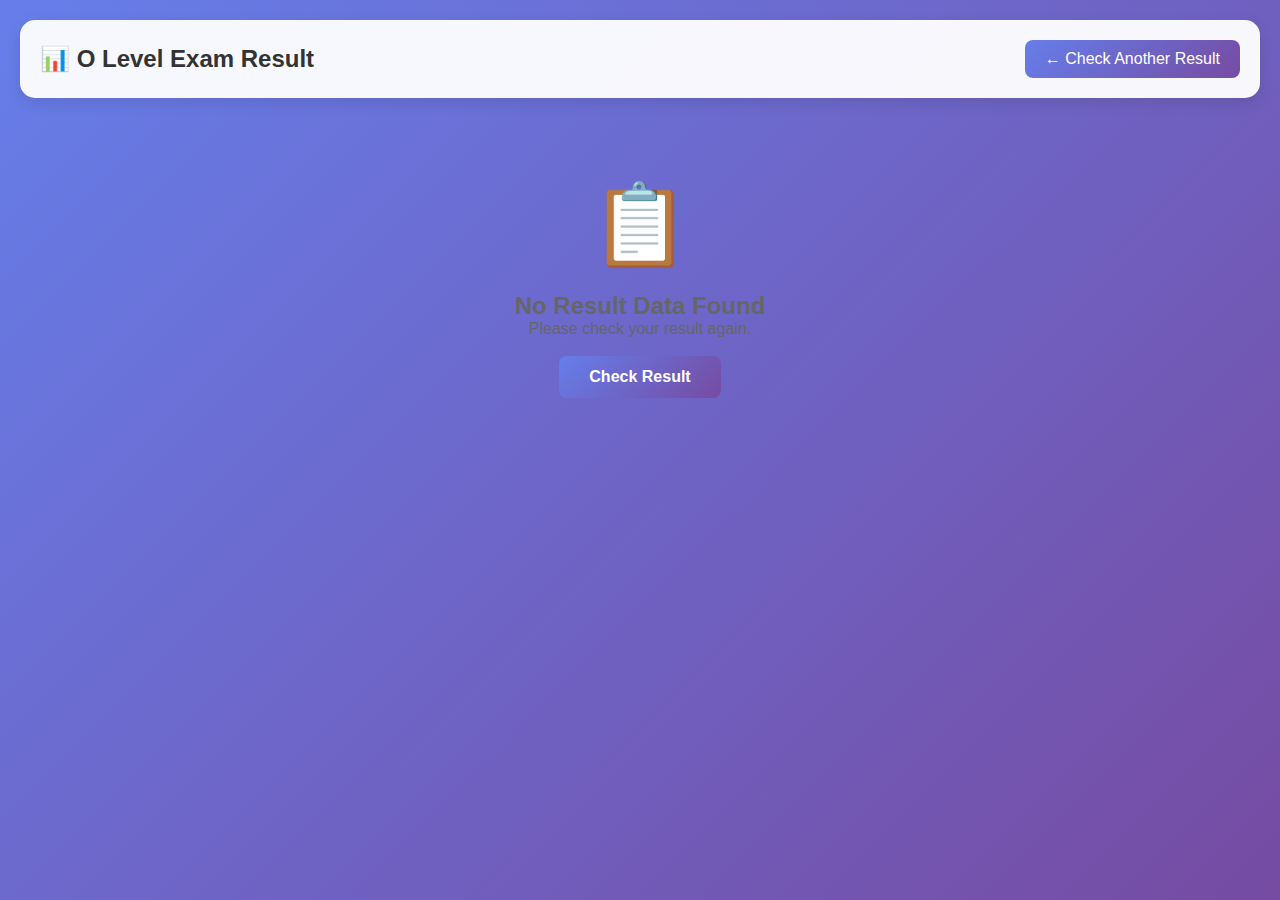
<file: templates/view_result.html>
<!DOCTYPE html>
<html lang="en">

<head>
    <meta charset="UTF-8">
    <meta name="viewport" content="width=device-width, initial-scale=1.0">
    <title>My Results - O Level Exam</title>
    <style>
        * {
            margin: 0;
            padding: 0;
            box-sizing: border-box;
        }

        body {
            font-family: 'Segoe UI', Tahoma, Geneva, Verdana, sans-serif;
            background: linear-gradient(135deg, #667eea 0%, #764ba2 100%);
            min-height: 100vh;
            padding: 20px;
        }

        .navbar {
            background: rgba(255, 255, 255, 0.95);
            padding: 20px;
            border-radius: 15px;
            margin-bottom: 20px;
            display: flex;
            justify-content: space-between;
            align-items: center;
            box-shadow: 0 5px 15px rgba(0, 0, 0, 0.1);
        }

        .navbar h1 {
            color: #333;
            font-size: 24px;
        }

        .back-btn {
            background: linear-gradient(135deg, #667eea 0%, #764ba2 100%);
            color: white;
            padding: 10px 20px;
            border: none;
            border-radius: 8px;
            cursor: pointer;
            text-decoration: none;
            display: inline-block;
        }

        .container {
            max-width: 1000px;
            margin: 0 auto;
        }

        .card {
            background: rgba(255, 255, 255, 0.95);
            border-radius: 20px;
            padding: 40px;
            box-shadow: 0 20px 60px rgba(0, 0, 0, 0.3);
            margin-bottom: 20px;
        }

        .result-header {
            text-align: center;
            margin-bottom: 40px;
        }

        .trophy {
            font-size: 80px;
            margin-bottom: 20px;
        }

        .result-title {
            font-size: 36px;
            color: #333;
            margin-bottom: 10px;
        }

        .student-info {
            background: #f8f9fa;
            padding: 20px;
            border-radius: 15px;
            margin-bottom: 30px;
        }

        .info-row {
            display: flex;
            justify-content: space-between;
            padding: 10px 0;
            border-bottom: 1px solid #e0e0e0;
        }

        .info-row:last-child {
            border-bottom: none;
        }

        .info-label {
            color: #666;
            font-weight: 500;
        }

        .info-value {
            color: #333;
            font-weight: bold;
        }

        .grade-display {
            text-align: center;
            padding: 40px;
            background: linear-gradient(135deg, #667eea 0%, #764ba2 100%);
            border-radius: 20px;
            color: white;
            margin-bottom: 30px;
        }

        .grade-letter {
            font-size: 100px;
            font-weight: bold;
            margin-bottom: 10px;
        }

        .grade-percentage {
            font-size: 32px;
            margin-bottom: 10px;
        }

        .grade-status {
            font-size: 20px;
            opacity: 0.9;
        }

        .stats-grid {
            display: grid;
            grid-template-columns: repeat(auto-fit, minmax(200px, 1fr));
            gap: 20px;
            margin-bottom: 30px;
        }

        .stat-card {
            background: #f8f9fa;
            padding: 25px;
            border-radius: 15px;
            text-align: center;
            transition: transform 0.3s;
        }

        .stat-card:hover {
            transform: translateY(-5px);
        }

        .stat-icon {
            font-size: 48px;
            margin-bottom: 10px;
        }

        .stat-label {
            font-size: 14px;
            color: #666;
            margin-bottom: 10px;
        }

        .stat-value {
            font-size: 32px;
            font-weight: bold;
            color: #333;
        }

        .category-performance {
            margin-top: 30px;
        }

        .category-performance h3 {
            color: #333;
            margin-bottom: 20px;
            font-size: 24px;
        }

        .category-item {
            background: white;
            padding: 20px;
            border-radius: 10px;
            margin-bottom: 15px;
            border: 2px solid #e0e0e0;
        }

        .category-header {
            display: flex;
            justify-content: space-between;
            align-items: center;
            margin-bottom: 10px;
        }

        .category-name {
            font-weight: bold;
            color: #333;
            font-size: 18px;
        }

        .category-score {
            font-weight: bold;
            color: #667eea;
            font-size: 18px;
        }

        .progress-bar {
            background: #e0e0e0;
            height: 12px;
            border-radius: 6px;
            overflow: hidden;
        }

        .progress-fill {
            height: 100%;
            border-radius: 6px;
            transition: width 0.5s;
        }

        .progress-python {
            background: #4caf50;
        }

        .progress-web {
            background: #2196f3;
        }

        .progress-iot {
            background: #ff9800;
        }

        .progress-fundamentals {
            background: #9c27b0;
        }

        .no-results {
            text-align: center;
            padding: 60px;
            color: #666;
        }

        .no-results-icon {
            font-size: 80px;
            margin-bottom: 20px;
        }

        .action-buttons {
            display: flex;
            gap: 15px;
            justify-content: center;
            flex-wrap: wrap;
        }

        .btn {
            padding: 12px 30px;
            border: none;
            border-radius: 8px;
            font-size: 16px;
            font-weight: bold;
            cursor: pointer;
            text-decoration: none;
            display: inline-block;
            transition: all 0.3s;
        }

        .btn-primary {
            background: linear-gradient(135deg, #667eea 0%, #764ba2 100%);
            color: white;
        }

        .btn-primary:hover {
            transform: translateY(-2px);
        }

        @media (max-width: 768px) {
            .result-title {
                font-size: 24px;
            }

            .grade-letter {
                font-size: 60px;
            }

            .grade-percentage {
                font-size: 24px;
            }

            .stats-grid {
                grid-template-columns: 1fr;
            }

            .card {
                padding: 20px;
            }
        }

        @media print {

            .navbar,
            .action-buttons,
            .back-btn {
                display: none;
            }

            body {
                background: white;
            }

            .card {
                box-shadow: none;
            }
        }
    </style>
</head>

<body>
    <div class="navbar">
        <h1>📊 O Level Exam Result</h1>
        <a href="/check_result" class="back-btn">← Check Another Result</a>
    </div>

    <div class="container">
        <div id="loadingResults" style="text-align: center; color: white; padding: 40px;">
            <h2>Loading your results...</h2>
        </div>

        <div id="resultsContent" style="display: none;">
            <div class="card">
                <div class="result-header">
                    <div class="trophy" id="trophyIcon">🏆</div>
                    <h1 class="result-title">O Level Exam Marksheet</h1>
                    <p style="color: #666; font-size: 16px;">Computer Fundamentals & Applications</p>
                </div>

                <div class="student-info">
                    <div class="info-row">
                        <span class="info-label">Student Name:</span>
                        <span class="info-value" id="studentName">-</span>
                    </div>
                    <div class="info-row">
                        <span class="info-label">Roll Number:</span>
                        <span class="info-value" id="rollNumber">-</span>
                    </div>
                    <div class="info-row">
                        <span class="info-label">Exam Date:</span>
                        <span class="info-value" id="examDate">-</span>
                    </div>
                </div>

                <div class="grade-display">
                    <div class="grade-letter" id="gradeLetter">A+</div>
                    <div class="grade-percentage" id="gradePercentage">95.5%</div>
                    <div class="grade-status" id="gradeStatus">Excellent Performance!</div>
                </div>

                <div class="stats-grid">
                    <div class="stat-card">
                        <div class="stat-icon">📝</div>
                        <div class="stat-label">Total Questions</div>
                        <div class="stat-value" id="totalQuestions">100</div>
                    </div>
                    <div class="stat-card">
                        <div class="stat-icon">✓</div>
                        <div class="stat-label">Correct Answers</div>
                        <div class="stat-value" id="correctAnswers">85</div>
                    </div>
                    <div class="stat-card">
                        <div class="stat-icon">✗</div>
                        <div class="stat-label">Wrong Answers</div>
                        <div class="stat-value" id="wrongAnswers">15</div>
                    </div>
                </div>

                <div class="category-performance">
                    <h3>📊 Category-wise Performance</h3>

                    <div class="category-item">
                        <div class="category-header">
                            <span class="category-name">🐍 Python Programming</span>
                            <span class="category-score" id="pythonScore">0/25</span>
                        </div>
                        <div class="progress-bar">
                            <div class="progress-fill progress-python" id="pythonProgress" style="width: 0%"></div>
                        </div>
                    </div>

                    <div class="category-item">
                        <div class="category-header">
                            <span class="category-name">🌐 Web Design</span>
                            <span class="category-score" id="webScore">0/25</span>
                        </div>
                        <div class="progress-bar">
                            <div class="progress-fill progress-web" id="webProgress" style="width: 0%"></div>
                        </div>
                    </div>

                    <div class="category-item">
                        <div class="category-header">
                            <span class="category-name">🔌 IoT (Internet of Things)</span>
                            <span class="category-score" id="iotScore">0/25</span>
                        </div>
                        <div class="progress-bar">
                            <div class="progress-fill progress-iot" id="iotProgress" style="width: 0%"></div>
                        </div>
                    </div>

                    <div class="category-item">
                        <div class="category-header">
                            <span class="category-name">💻 Computer Fundamentals</span>
                            <span class="category-score" id="fundamentalsScore">0/25</span>
                        </div>
                        <div class="progress-bar">
                            <div class="progress-fill progress-fundamentals" id="fundamentalsProgress"
                                style="width: 0%"></div>
                        </div>
                    </div>
                </div>

                <div class="action-buttons" style="margin-top: 30px;">
                    <button class="btn btn-primary" onclick="window.print()">🖨️ Print Marksheet</button>
                    <a href="/check_result" class="btn btn-primary">🔍 Check Another Result</a>
                    <a href="/" class="btn btn-primary">🏠 Back to Home</a>
                </div>
            </div>
        </div>

        <div id="noResults" style="display: none;">
            <div class="card">
                <div class="no-results">
                    <div class="no-results-icon">📋</div>
                    <h2>No Results Found</h2>
                    <p>You haven't taken the exam yet.</p>
                    <br>
                    <a href="/exam" class="btn btn-primary">Take Exam Now</a>
                </div>
            </div>
        </div>
    </div>

    <script>
        async function loadResults() {
            try {
                // Get result from session storage
                const resultData = sessionStorage.getItem('guest_result');

                if (!resultData) {
                    document.getElementById('loadingResults').style.display = 'none';
                    document.getElementById('noResults').style.display = 'block';
                    document.getElementById('noResults').innerHTML = `
                        <div class="no-results">
                            <div class="no-results-icon">📋</div>
                            <h2>No Result Data Found</h2>
                            <p>Please check your result again.</p>
                            <br>
                            <a href="/check_result" class="btn btn-primary">Check Result</a>
                        </div>
                    `;
                    return;
                }

                const data = JSON.parse(resultData);

                // Hide loading, show results
                document.getElementById('loadingResults').style.display = 'none';
                document.getElementById('resultsContent').style.display = 'block';

                // Update student info
                document.getElementById('studentName').textContent = data.student_name;
                document.getElementById('rollNumber').textContent = data.roll_number;
                document.getElementById('examDate').textContent = data.submitted_at;

                // Update grade
                document.getElementById('gradeLetter').textContent = data.grade;
                document.getElementById('gradePercentage').textContent = data.percentage.toFixed(2) + '%';

                // Update status message
                const statusMessages = {
                    'A+': 'Outstanding Performance! 🌟',
                    'A': 'Excellent Work! 🎉',
                    'B': 'Good Job! 👏',
                    'C': 'Satisfactory 👍',
                    'D': 'Need Improvement 📚',
                    'F': 'Keep Trying! 💪'
                };
                document.getElementById('gradeStatus').textContent = statusMessages[data.grade] || 'Results';

                // Update trophy
                const trophies = {
                    'A+': '🏆',
                    'A': '🥇',
                    'B': '🥈',
                    'C': '🥉',
                    'D': '📜',
                    'F': '📋'
                };
                document.getElementById('trophyIcon').textContent = trophies[data.grade] || '🏆';

                // Update stats
                document.getElementById('totalQuestions').textContent = data.total;
                document.getElementById('correctAnswers').textContent = data.score;
                document.getElementById('wrongAnswers').textContent = data.total - data.score;

                // Update category performance
                updateCategoryPerformance('python', data.category_scores.python);
                updateCategoryPerformance('web_design', data.category_scores.web_design);
                updateCategoryPerformance('iot', data.category_scores.iot);
                updateCategoryPerformance('fundamentals', data.category_scores.fundamentals);

            } catch (error) {
                console.error('Error loading results:', error);
                document.getElementById('loadingResults').style.display = 'none';
                document.getElementById('noResults').style.display = 'block';
            }
        }

        function updateCategoryPerformance(category, stats) {
            const categoryMap = {
                'python': { scoreId: 'pythonScore', progressId: 'pythonProgress' },
                'web_design': { scoreId: 'webScore', progressId: 'webProgress' },
                'iot': { scoreId: 'iotScore', progressId: 'iotProgress' },
                'fundamentals': { scoreId: 'fundamentalsScore', progressId: 'fundamentalsProgress' }
            };

            const ids = categoryMap[category];
            const percentage = (stats.correct / stats.total) * 100;

            document.getElementById(ids.scoreId).textContent = `${stats.correct}/${stats.total}`;

            setTimeout(() => {
                document.getElementById(ids.progressId).style.width = percentage + '%';
            }, 300);
        }

        // Load results on page load
        window.onload = loadResults;
    </script>
</body>

</html>
</file>
